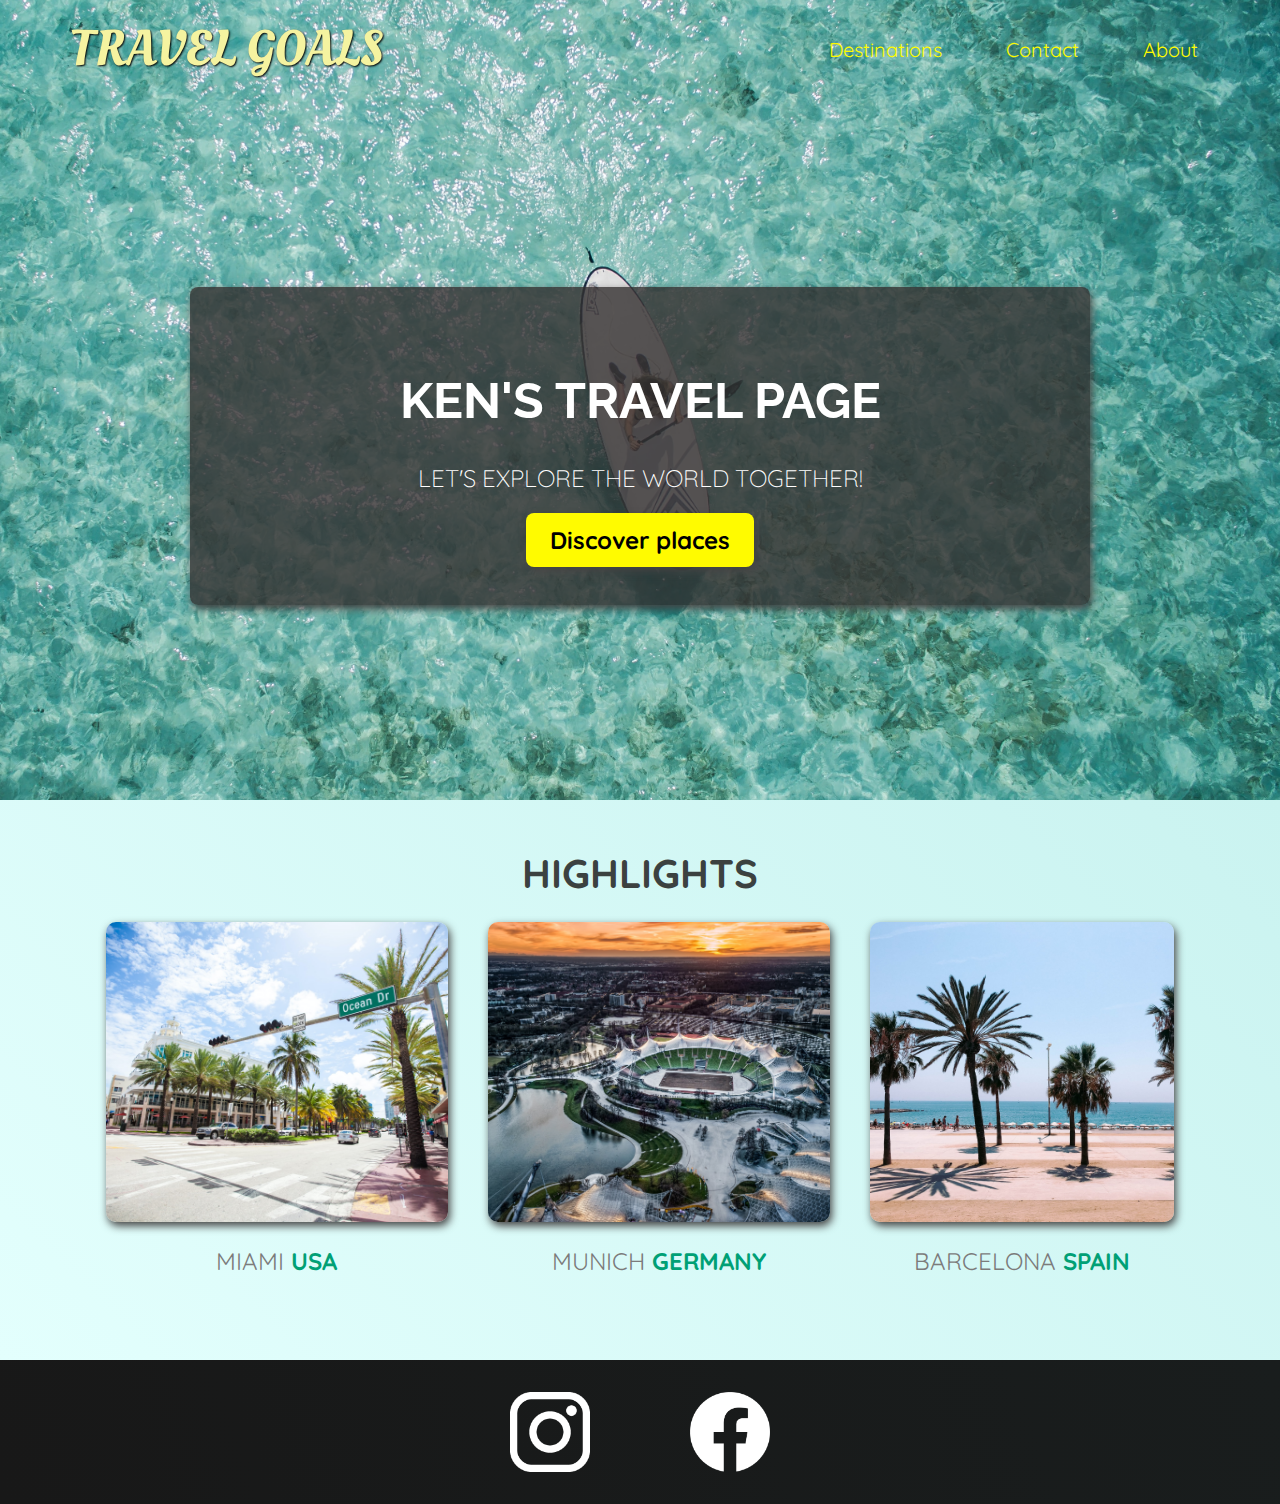
<file: index.html>
<!DOCTYPE html>
<html lang="en">
  <head>
    <meta charset="UTF-8" />
    <link
      href="https://fonts.googleapis.com/css2?family=Raleway:wght@700&family=Oleo+Script:wght@700&family=Quicksand:wght@300;500;700&display=swap"
      rel="stylesheet"
    />
    <link rel="stylesheet" href="styles/shared.css" />
    <link rel="stylesheet" href="styles/style.css" />
    <title>Travel Goals</title>
  </head>
  <body>
    <header>
      <div id="page-logo">
        <a href="index.html">Travel Goals</a>
      </div>
      <nav>
        <ul>
          <li>
            <a href="places.html">Destinations</a>
          </li>
          <li>
            <a href="contact.html">Contact</a>
          </li>
          <li>
            <a href="index.html">About</a>
          </li>
        </ul>
      </nav>
    </header>
    <main>
      <section id="hero">
        <div id="hero-content">
          <h1>Ken's Travel Page</h1>
          <p>Let's explore the world together!</p>
          <a href="places.html">Discover places</a>
        </div>
      </section>
      <section id="highlights">
        <h2>Highlights</h2>
        <ul id="destinations">
          <li class="destination">
            <img
              src="images/places/miami.jpg"
              alt="Miami streets on sunny day"
            />
            <p>Miami <strong>USA</strong></p>
          </li>
          <li class="destination">
            <img
              src="images/places/munich.jpg"
              alt="Munich stadium in winter"
            />
            <p>Munich <strong>Germany</strong></p>
          </li>
          <li class="destination">
            <img
              src="images/places/barcelona.jpg"
              alt="Palm beach in Barcelona"
            />
            <p>Barcelona <strong>Spain</strong></p>
          </li>
        </ul>
      </section>
    </main>
    <footer>
      <ul>
        <li>
          <a href="https://www.instagram.com/jeon_top_gun/"
            ><img src="images/icons/insta.png" alt="instagram icon"
          /></a>
        </li>
        <li>
          <a
            href="https://www.facebook.com/profile.php?id=100010968318202&locale=ko_KR"
            ><img src="images/icons/facebook.png" alt="facebook icon"
          /></a>
        </li>
      </ul>
    </footer>
  </body>
</html>
</file>
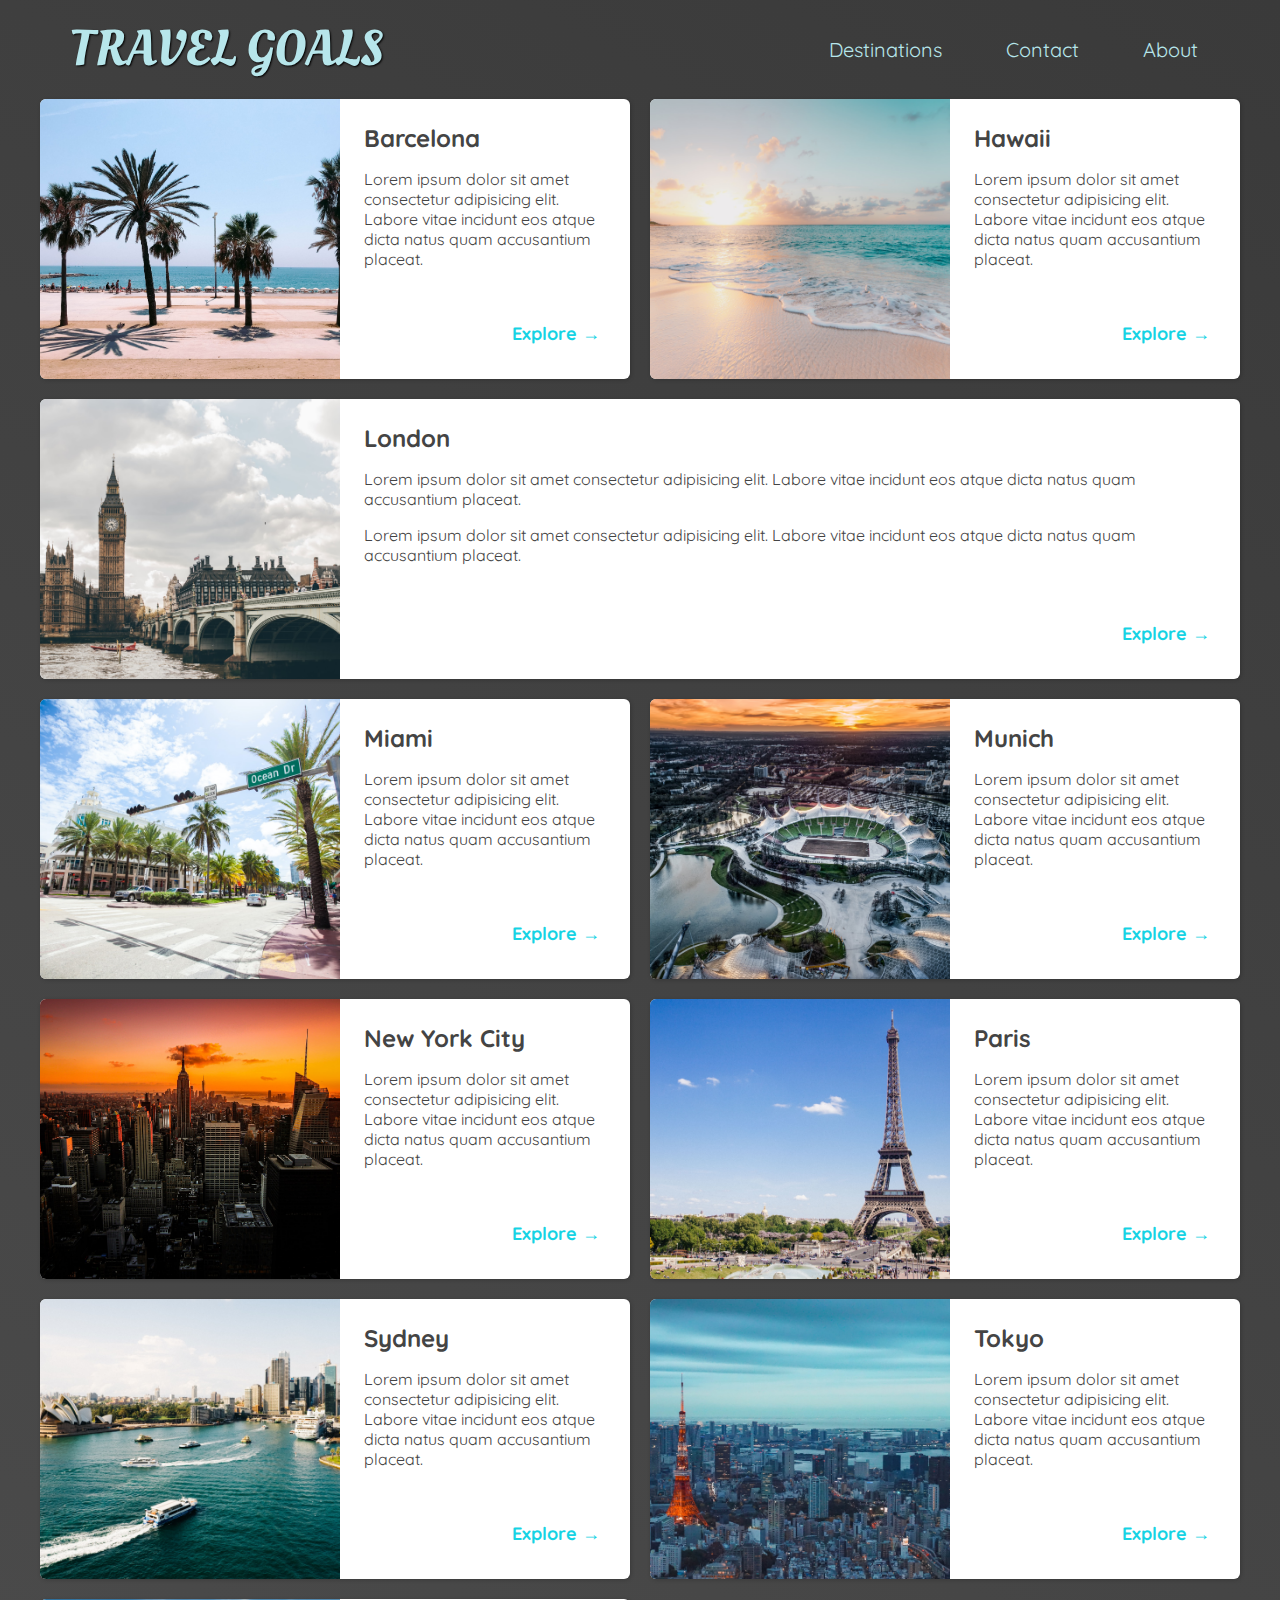
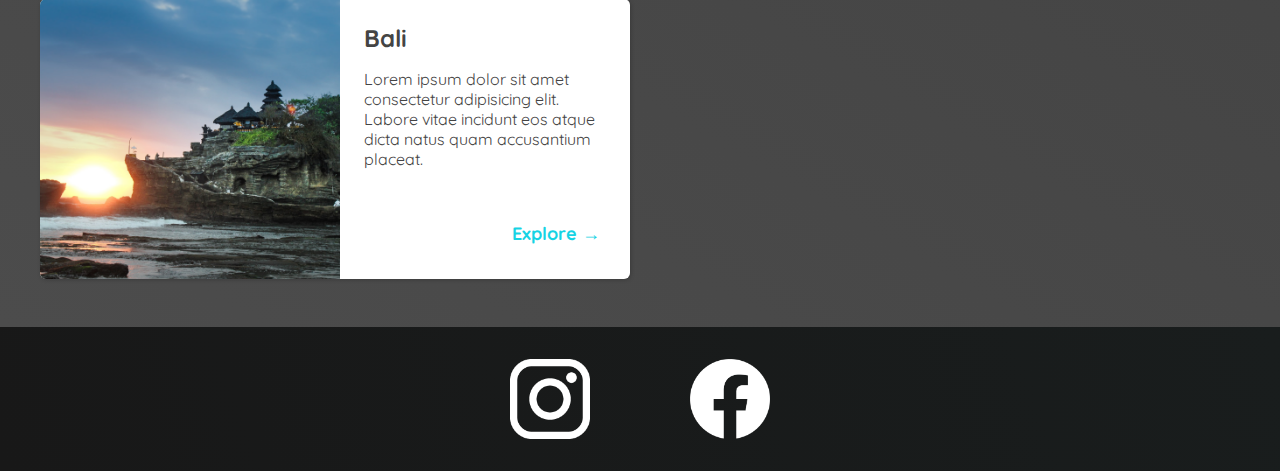
<file: places.html>
<!DOCTYPE html>
<html lang="en">
  <head>
    <meta charset="UTF-8" />
    <link
      href="https://fonts.googleapis.com/css2?family=Raleway:wght@700&family=Oleo+Script:wght@700&family=Quicksand:wght@300;500;700&display=swap"
      rel="stylesheet"
    />
    <link rel="stylesheet" href="styles/shared.css" />
    <link rel="stylesheet" href="styles/places.css" />
    <title>Places</title>
  </head>
  <body>
    <header>
      <div id="page-logo">
        <a href="index.html">Travel Goals</a>
      </div>
      <nav>
        <ul>
          <li>
            <a href="places.html">Destinations</a>
          </li>
          <li>
            <a href="contact.html">Contact</a>
          </li>
          <li>
            <a href="index.html">About</a>
          </li>
        </ul>
      </nav>
    </header>
    <main>
      <ul>
        <li>
          <img src="images/places/barcelona.jpg" alt="City of Barcelona" />
          <div class="item-content">
            <div>
              <h2>Barcelona</h2>
              <p>
                Lorem ipsum dolor sit amet consectetur adipisicing elit. Labore
                vitae incidunt eos atque dicta natus quam accusantium placeat.
              </p>
            </div>
            <div class="actions">
              <a href="https://en.wikipedia.org/wiki/Barcelona">Explore &#x2192</a>
            </div>
          </div>
        </li>
        <li>
          <img src="images/places/hawaii.jpg" alt="Hawaii beach" />
          <div class="item-content">
            <div>
              <h2>Hawaii</h2>
              <p>
                Lorem ipsum dolor sit amet consectetur adipisicing elit. Labore
                vitae incidunt eos atque dicta natus quam accusantium placeat.
              </p>
            </div>
            <div class="actions">
              <a href="https://en.wikipedia.org/wiki/Hawaii">Explore &#x2192</a>
            </div>
          </div>
        </li>
        <li>
          <img src="images/places/london.jpg" alt="London city" />
          <div class="item-content">
            <div>
              <h2>London</h2>
              <p>
                Lorem ipsum dolor sit amet consectetur adipisicing elit. Labore
                vitae incidunt eos atque dicta natus quam accusantium placeat.
              </p>
              <p>
                Lorem ipsum dolor sit amet consectetur adipisicing elit. Labore
                vitae incidunt eos atque dicta natus quam accusantium placeat.
              </p>
            </div>
            <div class="actions">
              <a href="https://en.wikipedia.org/wiki/London">Explore &#x2192</a>
            </div>
          </div>
        </li>
        <li>
          <img src="images/places/miami.jpg" alt="Miami streets" />
          <div class="item-content">
            <div>
              <h2>Miami</h2>
              <p>
                Lorem ipsum dolor sit amet consectetur adipisicing elit. Labore
                vitae incidunt eos atque dicta natus quam accusantium placeat.
              </p>
            </div>
            <div class="actions">
              <a href="https://en.wikipedia.org/wiki/Miami">Explore &#x2192</a>
            </div>
          </div>
        </li>
        <li>
          <img src="images/places/munich.jpg" alt="Munich football stadium" />
          <div class="item-content">
            <div>
              <h2>Munich</h2>
              <p>
                Lorem ipsum dolor sit amet consectetur adipisicing elit. Labore
                vitae incidunt eos atque dicta natus quam accusantium placeat.
              </p>
            </div>
            <div class="actions">
              <a href="https://en.wikipedia.org/wiki/Munich">Explore &#x2192</a>
            </div>
          </div>
        </li>
        <li>
          <img src="images/places/new-york-city.jpg" alt="New York City skyline" />
          <div class="item-content">
            <div>
              <h2>New York City</h2>
              <p>
                Lorem ipsum dolor sit amet consectetur adipisicing elit. Labore
                vitae incidunt eos atque dicta natus quam accusantium placeat.
              </p>
            </div>
            <div class="actions">
              <a href="https://en.wikipedia.org/wiki/New_York_City"
                >Explore &#x2192</a
              >
            </div>
          </div>
        </li>
        <li>
          <img src="images/places/paris.jpg" alt="Paris city" />
          <div class="item-content">
            <div>
              <h2>Paris</h2>
              <p>
                Lorem ipsum dolor sit amet consectetur adipisicing elit. Labore
                vitae incidunt eos atque dicta natus quam accusantium placeat.
              </p>
            </div>
            <div class="actions">
              <a href="https://en.wikipedia.org/wiki/Paris">Explore &#x2192</a>
            </div>
          </div>
        </li>
        <li>
          <img src="images/places/sydney.jpg" alt="Sydney beach" />
          <div class="item-content">
            <div>
              <h2>Sydney</h2>
              <p>
                Lorem ipsum dolor sit amet consectetur adipisicing elit. Labore
                vitae incidunt eos atque dicta natus quam accusantium placeat.
              </p>
            </div>
            <div class="actions">
              <a href="https://en.wikipedia.org/wiki/Sydney">Explore &#x2192</a>
            </div>
          </div>
        </li>
        <li>
          <img src="images/places/tokyo.jpg" alt="Tokyo skyline" />
          <div class="item-content">
            <div>
              <h2>Tokyo</h2>
              <p>
                Lorem ipsum dolor sit amet consectetur adipisicing elit. Labore
                vitae incidunt eos atque dicta natus quam accusantium placeat.
              </p>
            </div>
            <div class="actions">
              <a href="https://en.wikipedia.org/wiki/Tokyo">Explore &#x2192</a>
            </div>
          </div>
        </li>
        <li>
          <img src="images/places/bali.jpg" alt="Bali beach" />
          <div class="item-content">
            <div>
              <h2>Bali</h2>
              <p>
                Lorem ipsum dolor sit amet consectetur adipisicing elit. Labore
                vitae incidunt eos atque dicta natus quam accusantium placeat.
              </p>
            </div>
            <div class="actions">
              <a href="https://en.wikipedia.org/wiki/Bali">Explore &#x2192</a>
            </div>
          </div>
        </li>
      </ul>
    </main>
    <footer>
      <ul>
        <li>
          <a href="https://www.instagram.com/jeon_top_gun/"
            ><img src="images/icons/insta.png" alt="instagram icon"
          /></a>
        </li>
        <li>
          <a
            href="https://www.facebook.com/profile.php?id=100010968318202&locale=ko_KR"
            ><img src="images/icons/facebook.png" alt="facebook icon"
          /></a>
        </li>
      </ul>
    </footer>
  </body>
</html>
</file>
<file: styles/shared.css>
body {
  font-family: "Quicksand", sans-serif;
  margin: 0;
}

ul {
  list-style: none;
  margin: 0;
  padding: 0;
}

a {
  color: black;
  text-decoration: none;
}

header {
  display: flex;
  align-items: center;
  justify-content: space-between;
  padding: 15px 60px;
  position: absolute;
  width: 100%;
  box-sizing: border-box;
}

footer {
  background: linear-gradient(70deg, rgb(24, 24, 24), rgb(25, 29, 29));
  padding: 32px;
}

#page-logo a {
  padding: 10px;
  font-family: "Oleo Script", sans-serif;
  color: rgb(245, 243, 160);
  font-size: 50px;
  text-decoration: none;
  text-transform: uppercase;
  text-shadow: 1px 1px 2px rgb(0, 0, 0);
}

header ul {
  display: flex;
  text-align: right;
  justify-content: end;
}

header li {
  margin-left: 20px;
  padding: 10px;
}

header nav a {
  color: rgb(255, 251, 0);
  font-size: 20px;
  padding: 12px;
  text-shadow: 1px 1px 2px (rgba(0, 0, 0, 0.2));
  border-radius: 6px;
}

header nav a:hover {
  color: rgb(77, 77, 77);
  background-color: rgba(255, 251, 0, 0.8);
}

footer ul {
  display: flex;
  justify-content: center;
}
footer ul li {
  margin: 0 50px;
  width: 80px;
  height: 80px;
}
footer img {
  width: 100%;
  height: 100%;
}
</file>
<file: styles/style.css>
#hero {
  height: 800px;
  background-image: url("/images/places/ocean.jpg");
  background-position: center;
  background-size: cover;
}

#hero-content {
  width: 900px;
  background-color: rgba(51, 47, 47, 0.8);
  box-shadow: 2px 4px 8px rgb(68, 67, 67);
  border-radius: 8px;
  text-align: center;
  padding: 50px 0;
  margin: 0 auto;
  position: relative;
  top: 287px;
}

#hero-content h1 {
  color: white;
  text-transform: uppercase;
  font-size: 50px;
  font-family: "Raleway", sans-serif;
  /* margin: 0px; */
}

#hero-content p {
  color: white;
  text-transform: uppercase;
  font-size: 24px;
  font-weight: 300;
  margin-bottom: 32px;
}

#hero-content a {
  text-decoration: none;
  background-color: rgb(255, 251, 0);
  padding: 12px 24px;
  color: black;
  font-size: 24px;
  font-weight: bold;
  border-radius: 8px;
  box-shadow: 2px 4px 8px rgb(68, 67, 67);
}

#hero-content a:hover {
  background-color: rgb(255, 238, 0);
}

#highlights {
  text-align: center;
  padding: 24px;
  background: linear-gradient(45deg, rgb(227, 255, 253), rgb(202, 243, 240));
}

#highlights h2 {
  text-transform: uppercase;
  font-size: 40px;
  color: rgb(59, 65, 64);
  margin: 24px;
}
#destinations {
  list-style: none;
  display: flex;
  width: 90%;
  margin: auto;
  margin-bottom: 40px;
  justify-content: center;
}

.destination {
  margin: 0 20px;
  text-transform: uppercase;
}

.destination p {
  text-align: center;
  font-size: 24px;
  color: rgb(124, 123, 123);
  margin: 20px 0;
}

.destination img {
  object-fit: cover;
  height: 300px;
  width: 100%;
  box-shadow: 2px 4px 8px rgb(68, 67, 67);
  border-radius: 10px;
}

.destination strong {
  color: rgb(0, 160, 117);
}
</file>
<file: styles/places.css>
body {
  background: linear-gradient(30deg, rgb(77, 77, 77), rgb(58, 58, 58));
  color: rgb(68, 68, 68);
}

header {
  position: static;
}

#page-logo a {
  color: rgb(183, 230, 235);
}

header nav a {
  color: rgb(183, 230, 235);
}

header nav a:hover {
  background-color: rgb(183, 230, 235);
  color: rgb(59, 59, 59);
}

main ul {
  width: 1200px;
  margin: 0 auto 48px auto;
  display: grid;
  grid-template-columns: 1fr 1fr;
  gap: 20px 20px;
}

main ul li {
  display: flex;
  background-color: white;
  box-shadow: 1px 1px 4px rgba(0, 0, 0, 0.2);
  border-radius: 6px;
  overflow: hidden;
}

main li img {
  width: 300px;
  height: 280px;
  object-fit: cover;
}

main li:nth-of-type(3) {
  grid-column: 1 / span 2;
}
.item-content {
  /* width: 500px; */
  display: flex;
  flex-flow: column wrap;
  justify-content: space-between;
  padding: 24px;
}

.item-content h2 {
  margin: 0;
}

.actions {
  text-align: right;
}

.actions a {
  display: inline-block;
  /* justify-content: end; */
  color: rgb(22, 211, 228);
  font-weight: 900;
  font-size: 18px;
  padding: 6px;
  border-radius: 5px;
  overflow: hidden;
}

.actions a:hover {
  background-color: rgb(235, 253, 255);
}
</file>
